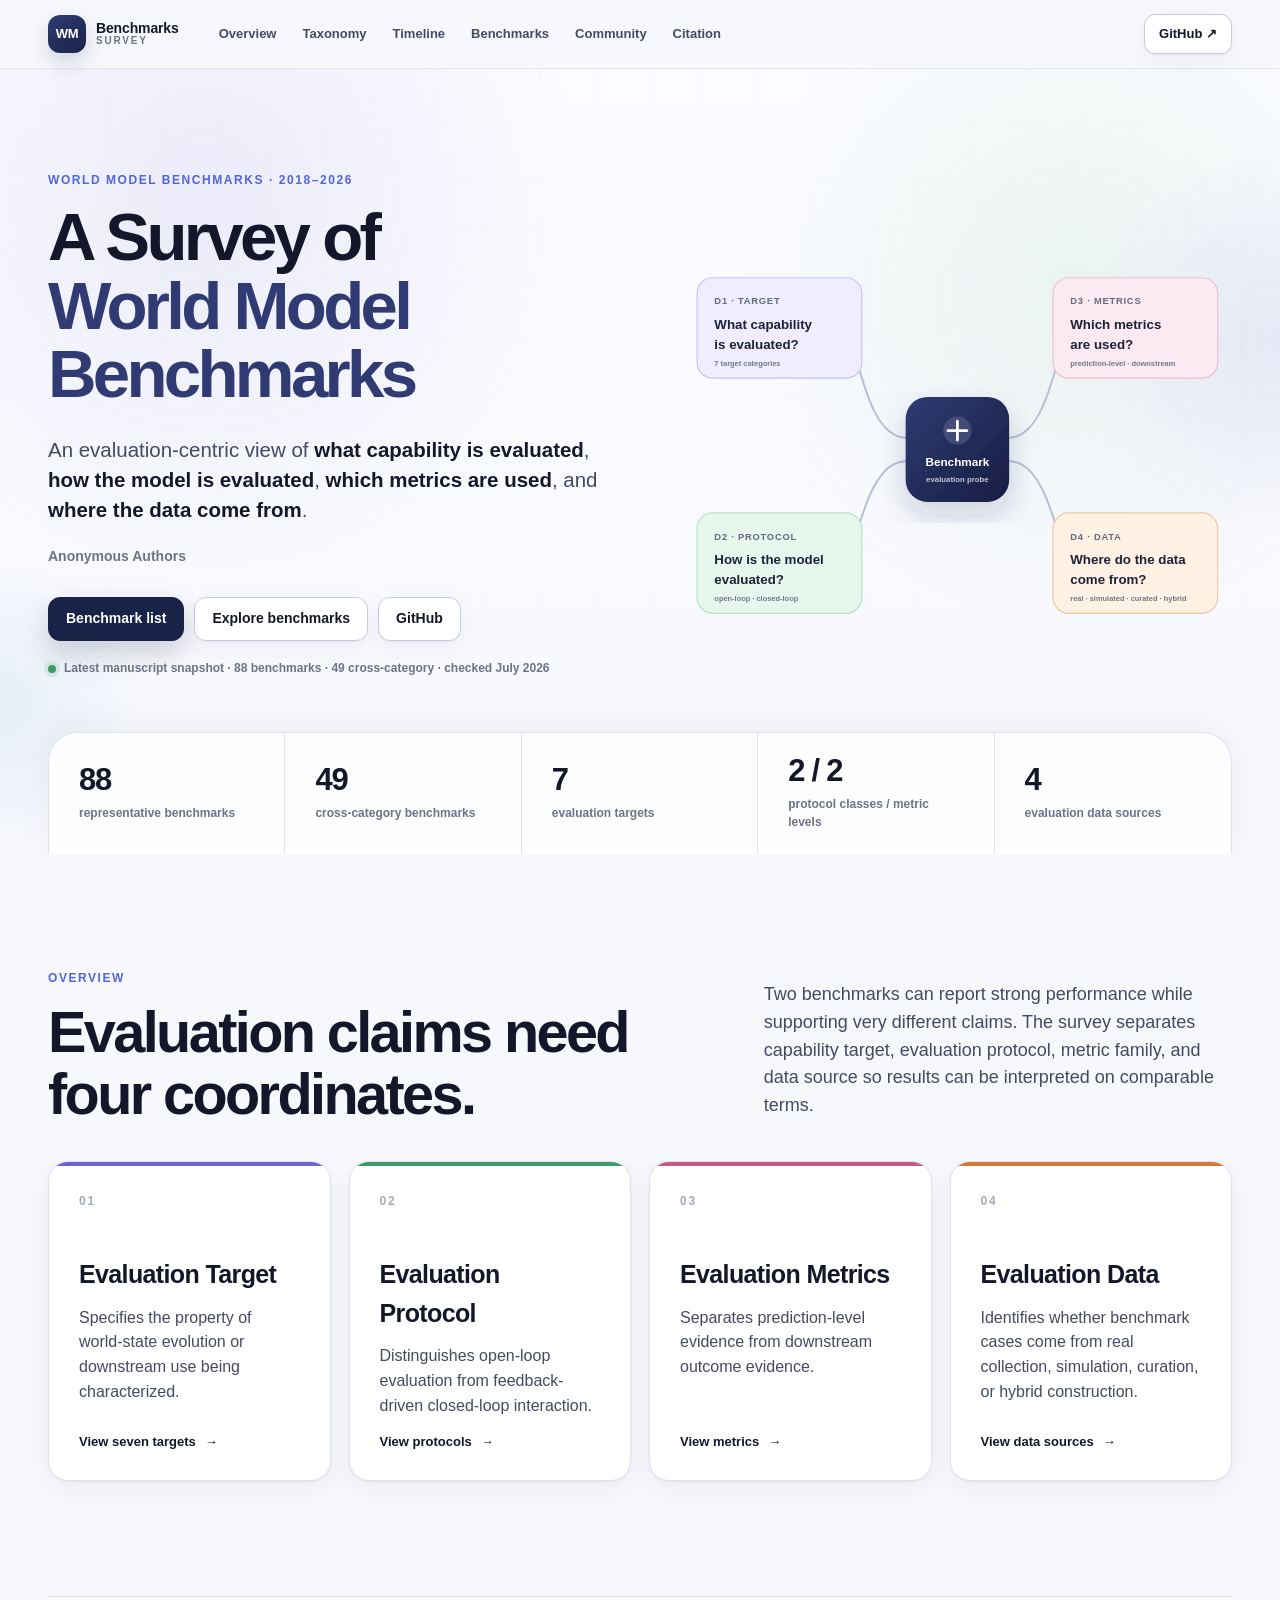
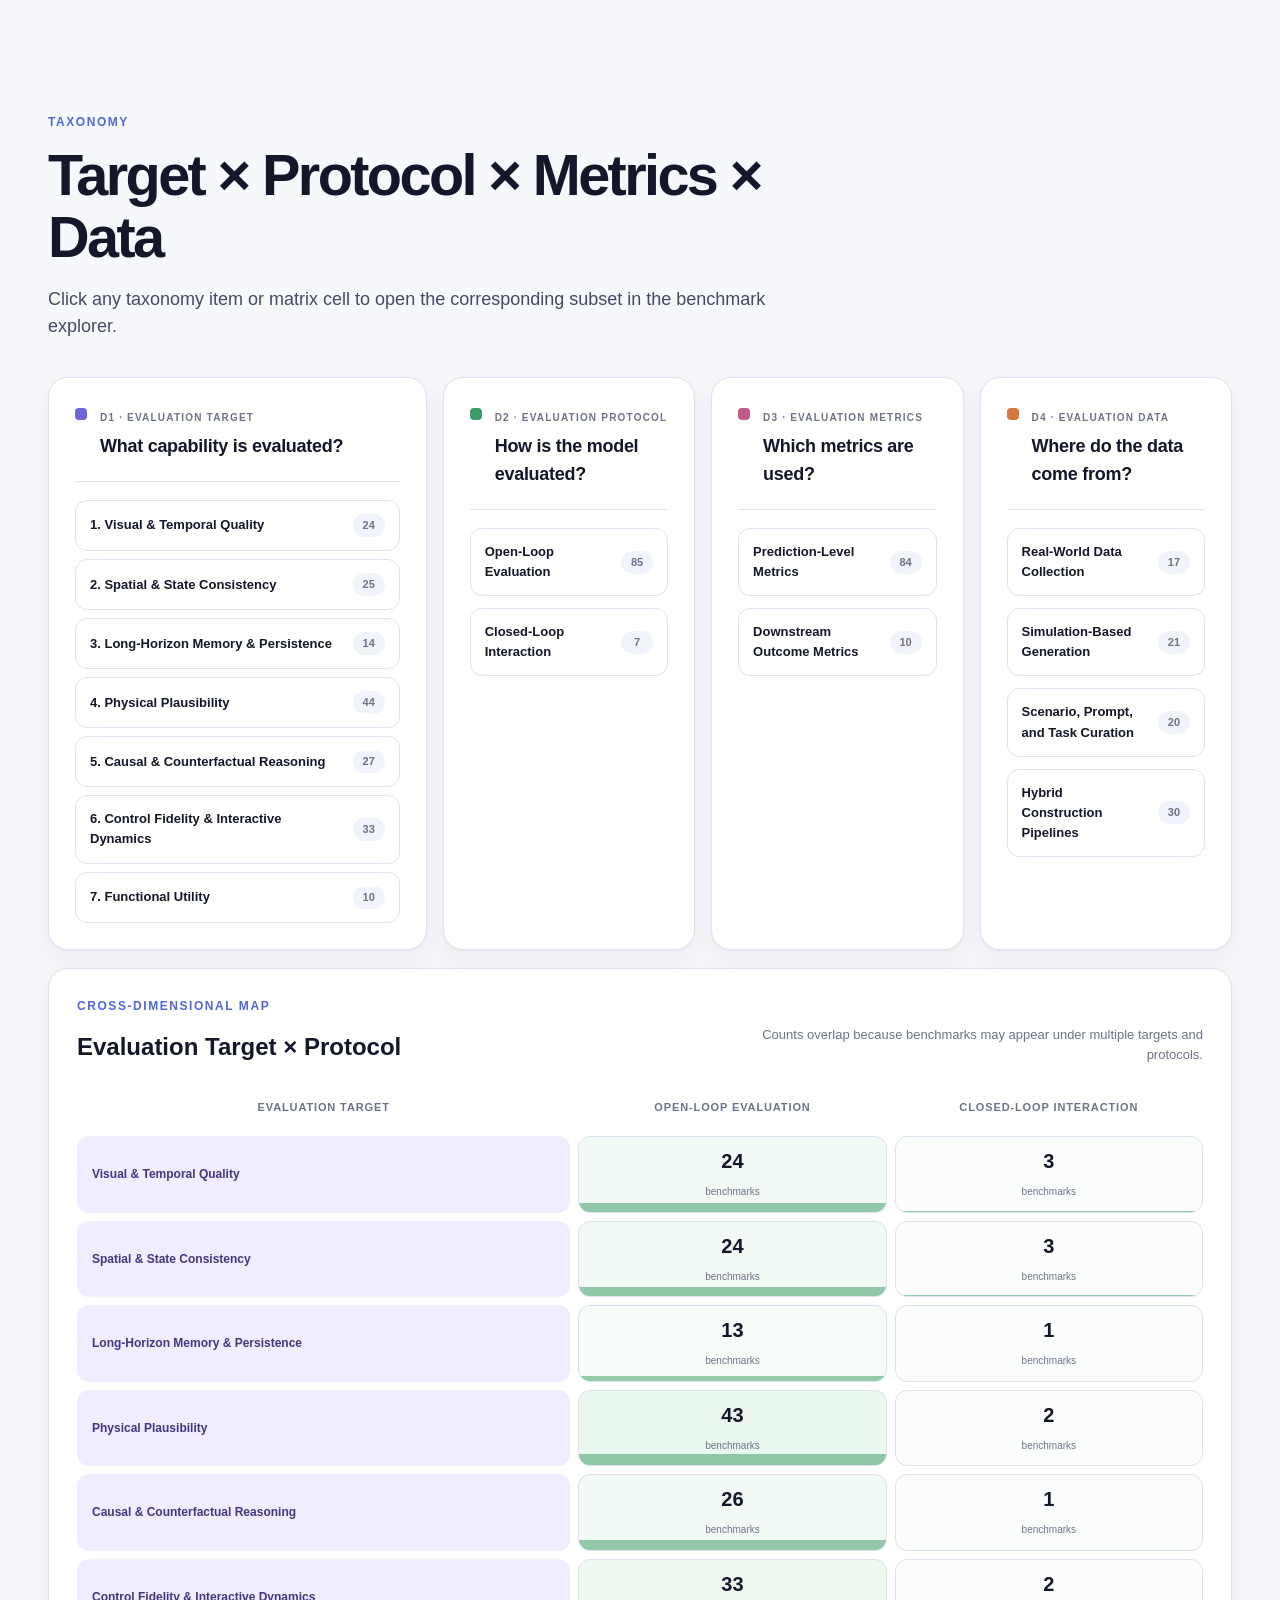
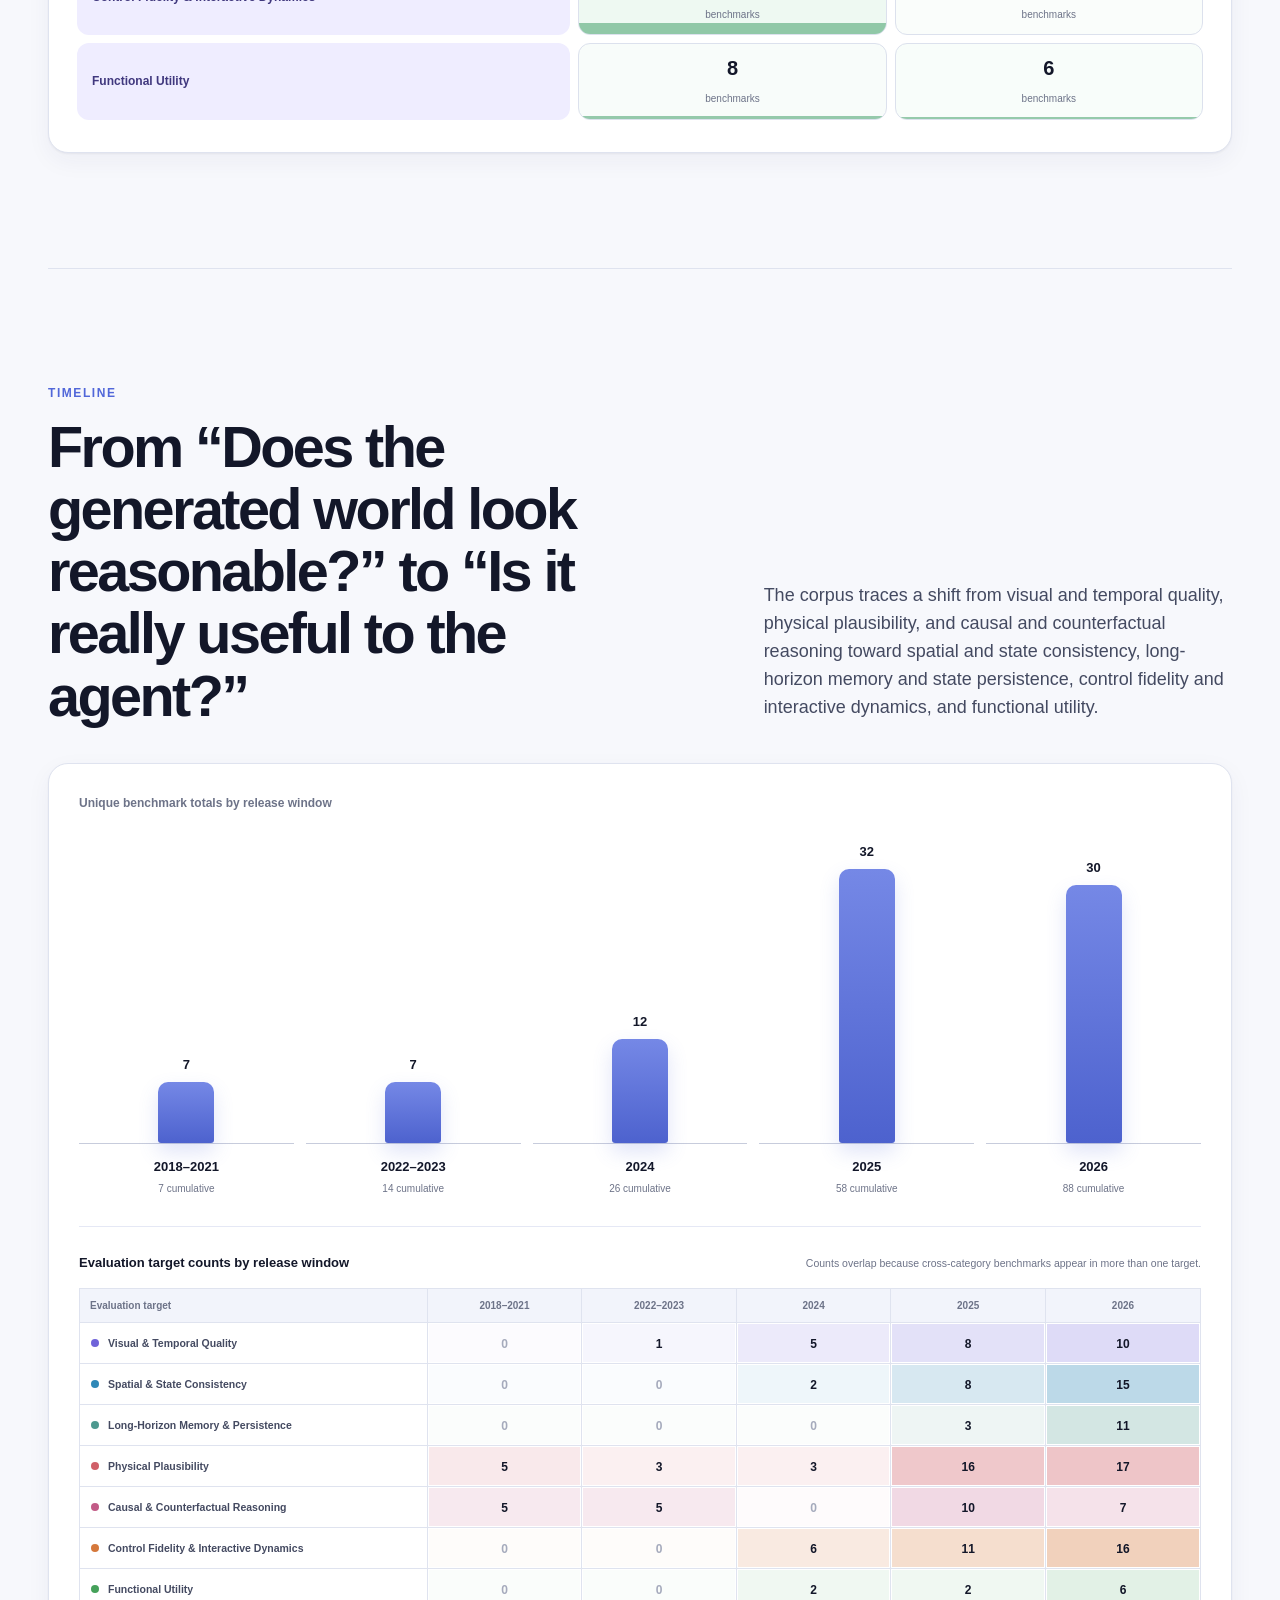
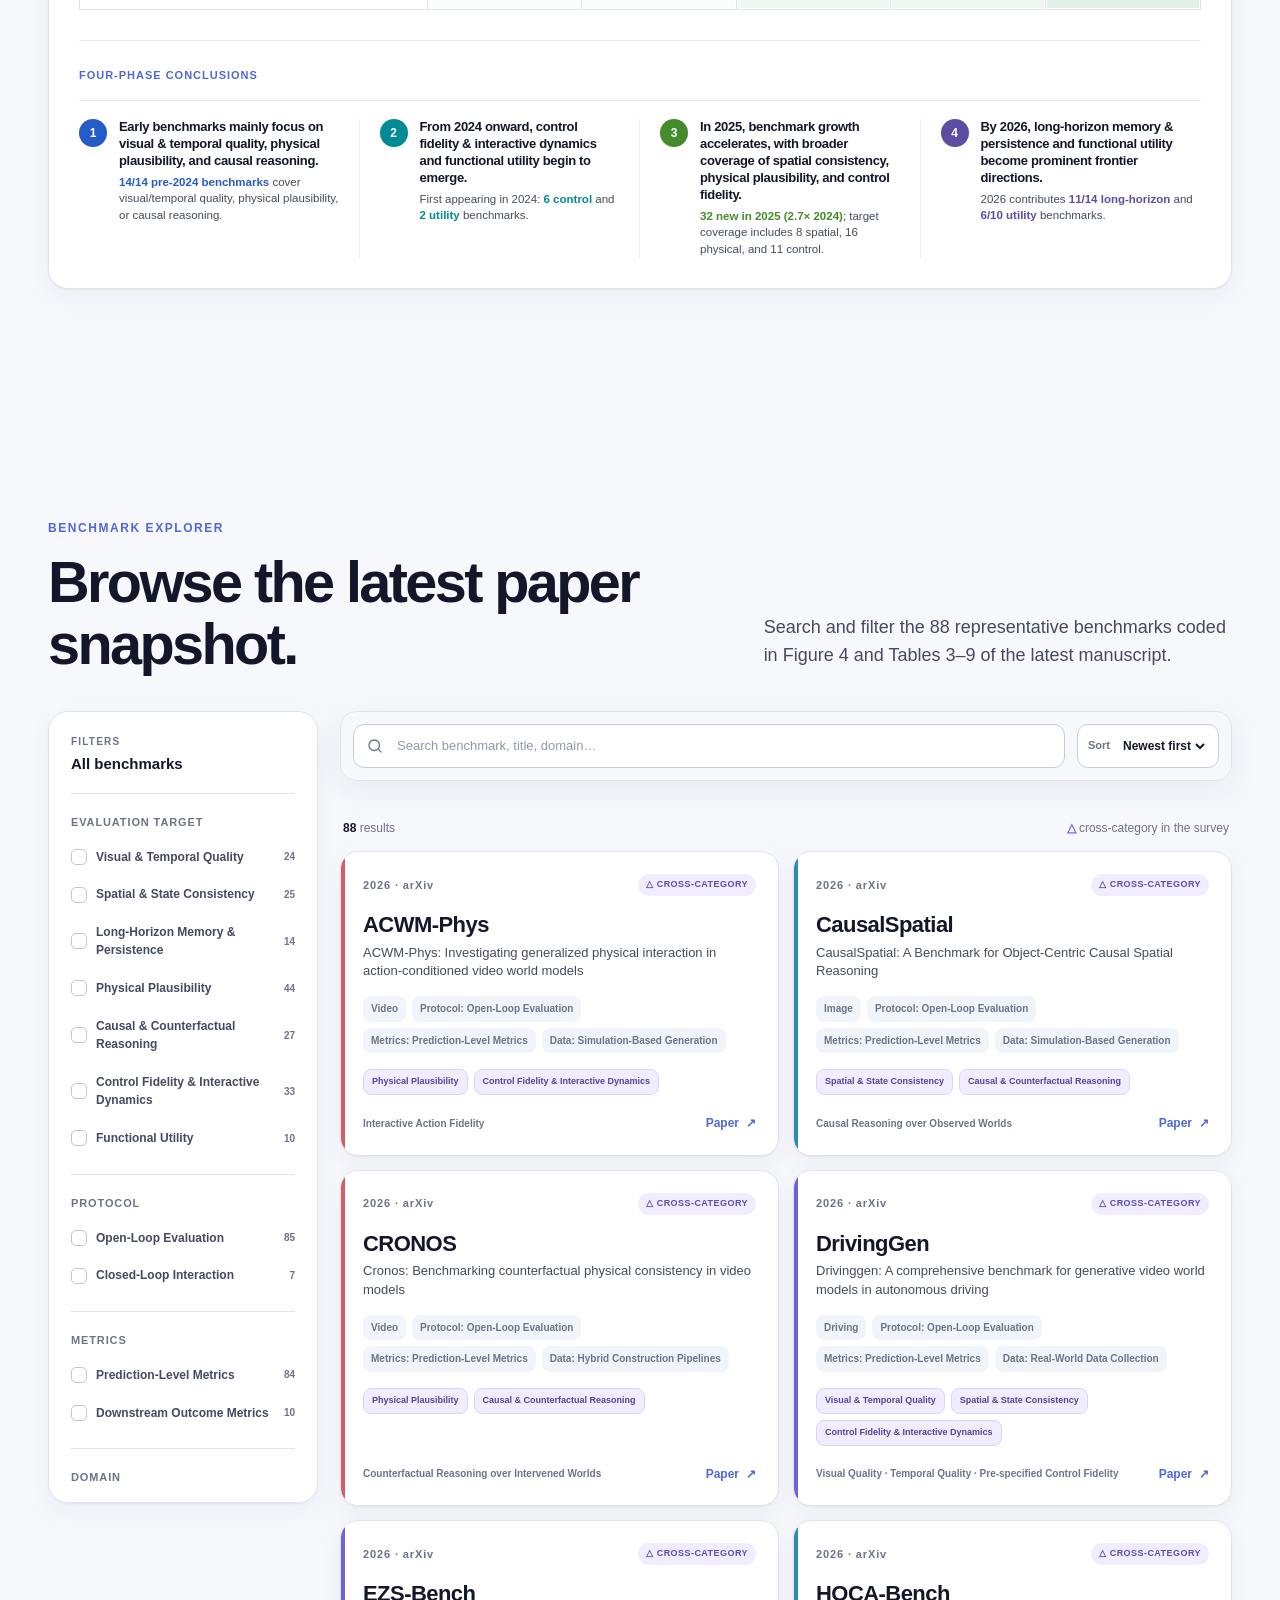
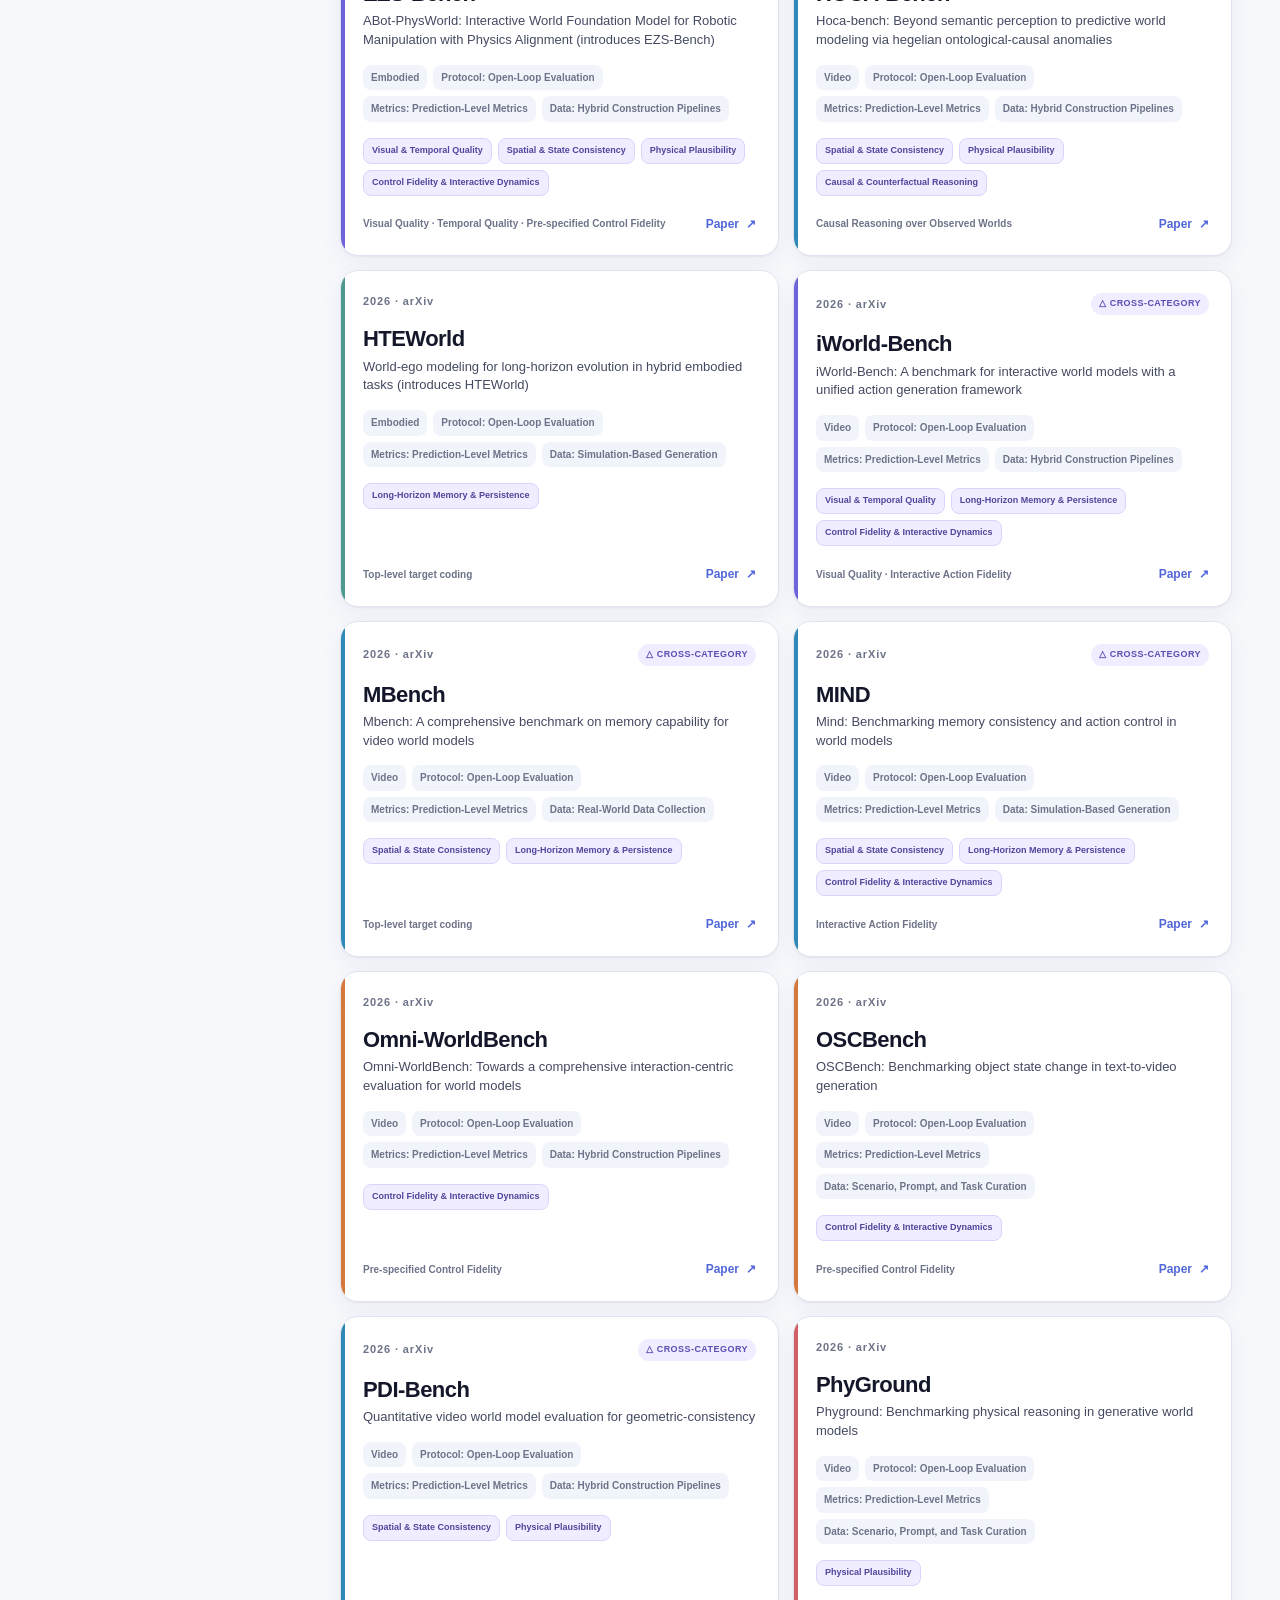
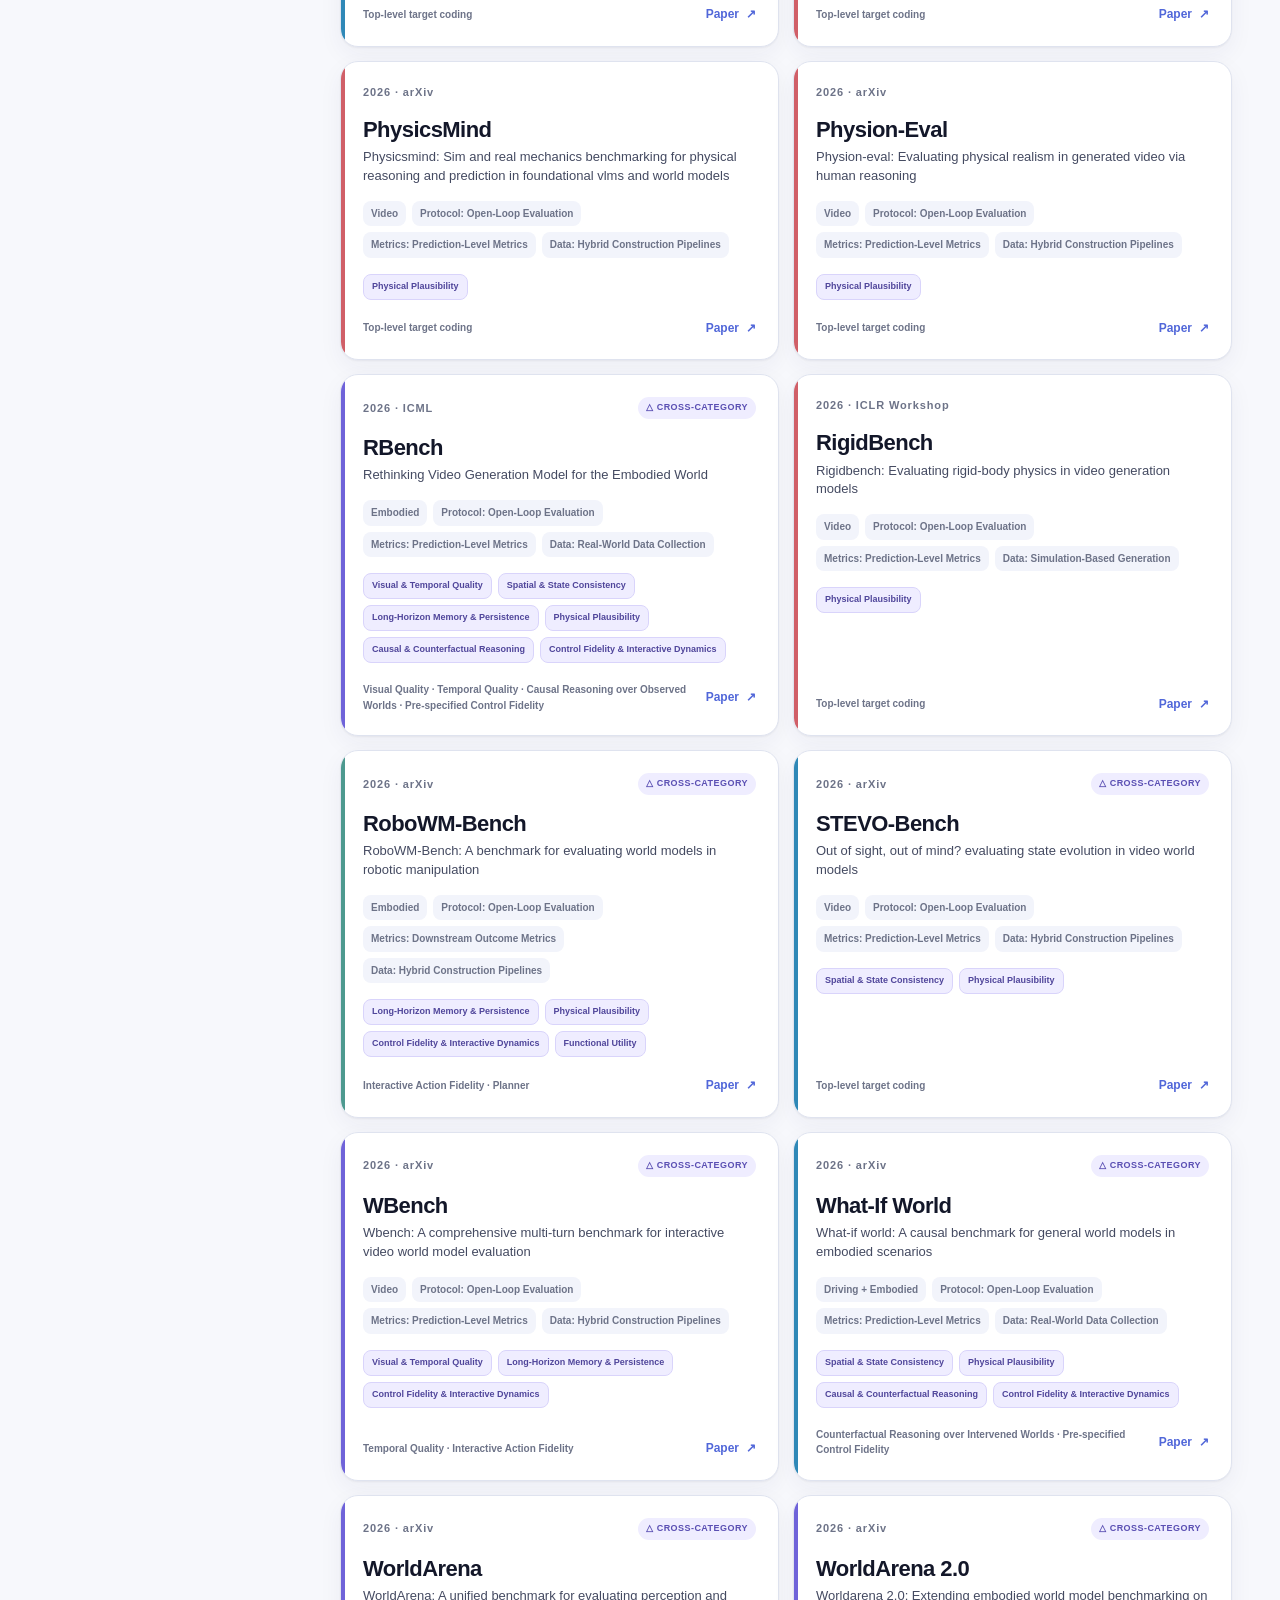
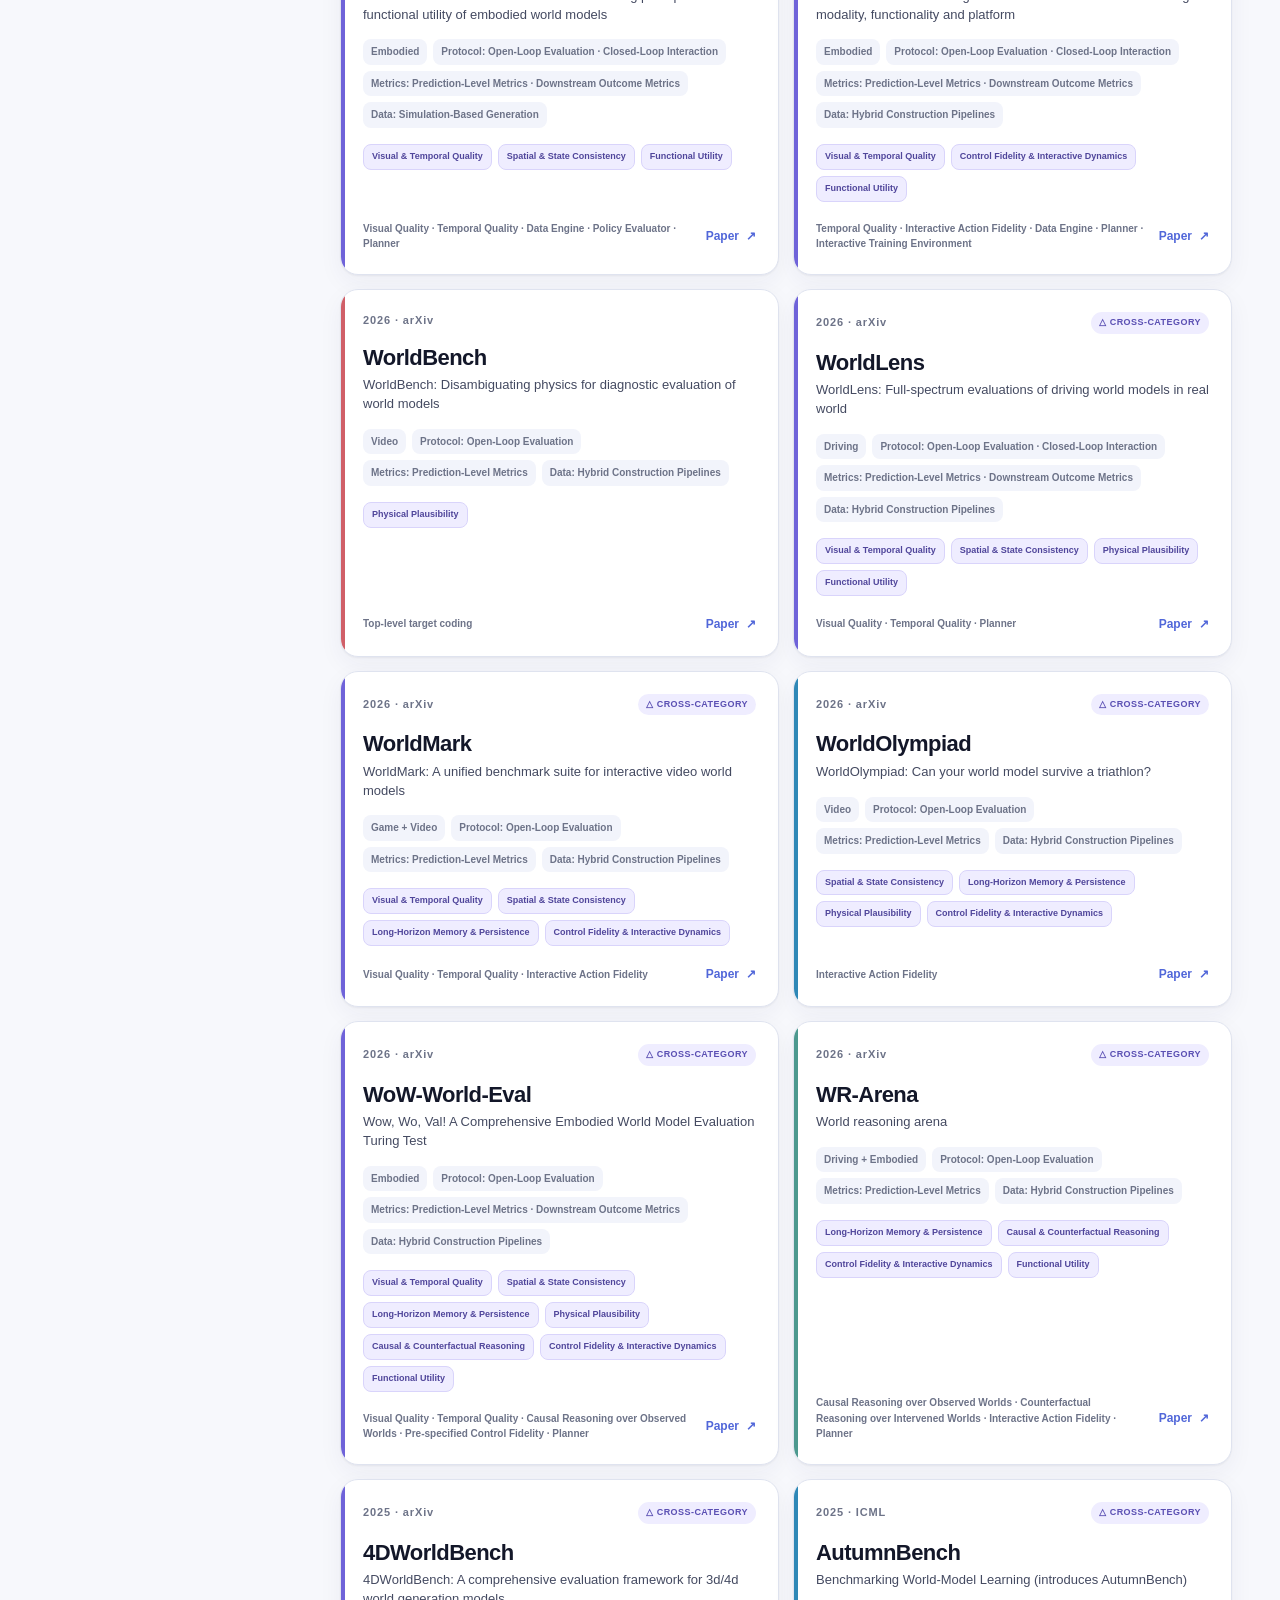
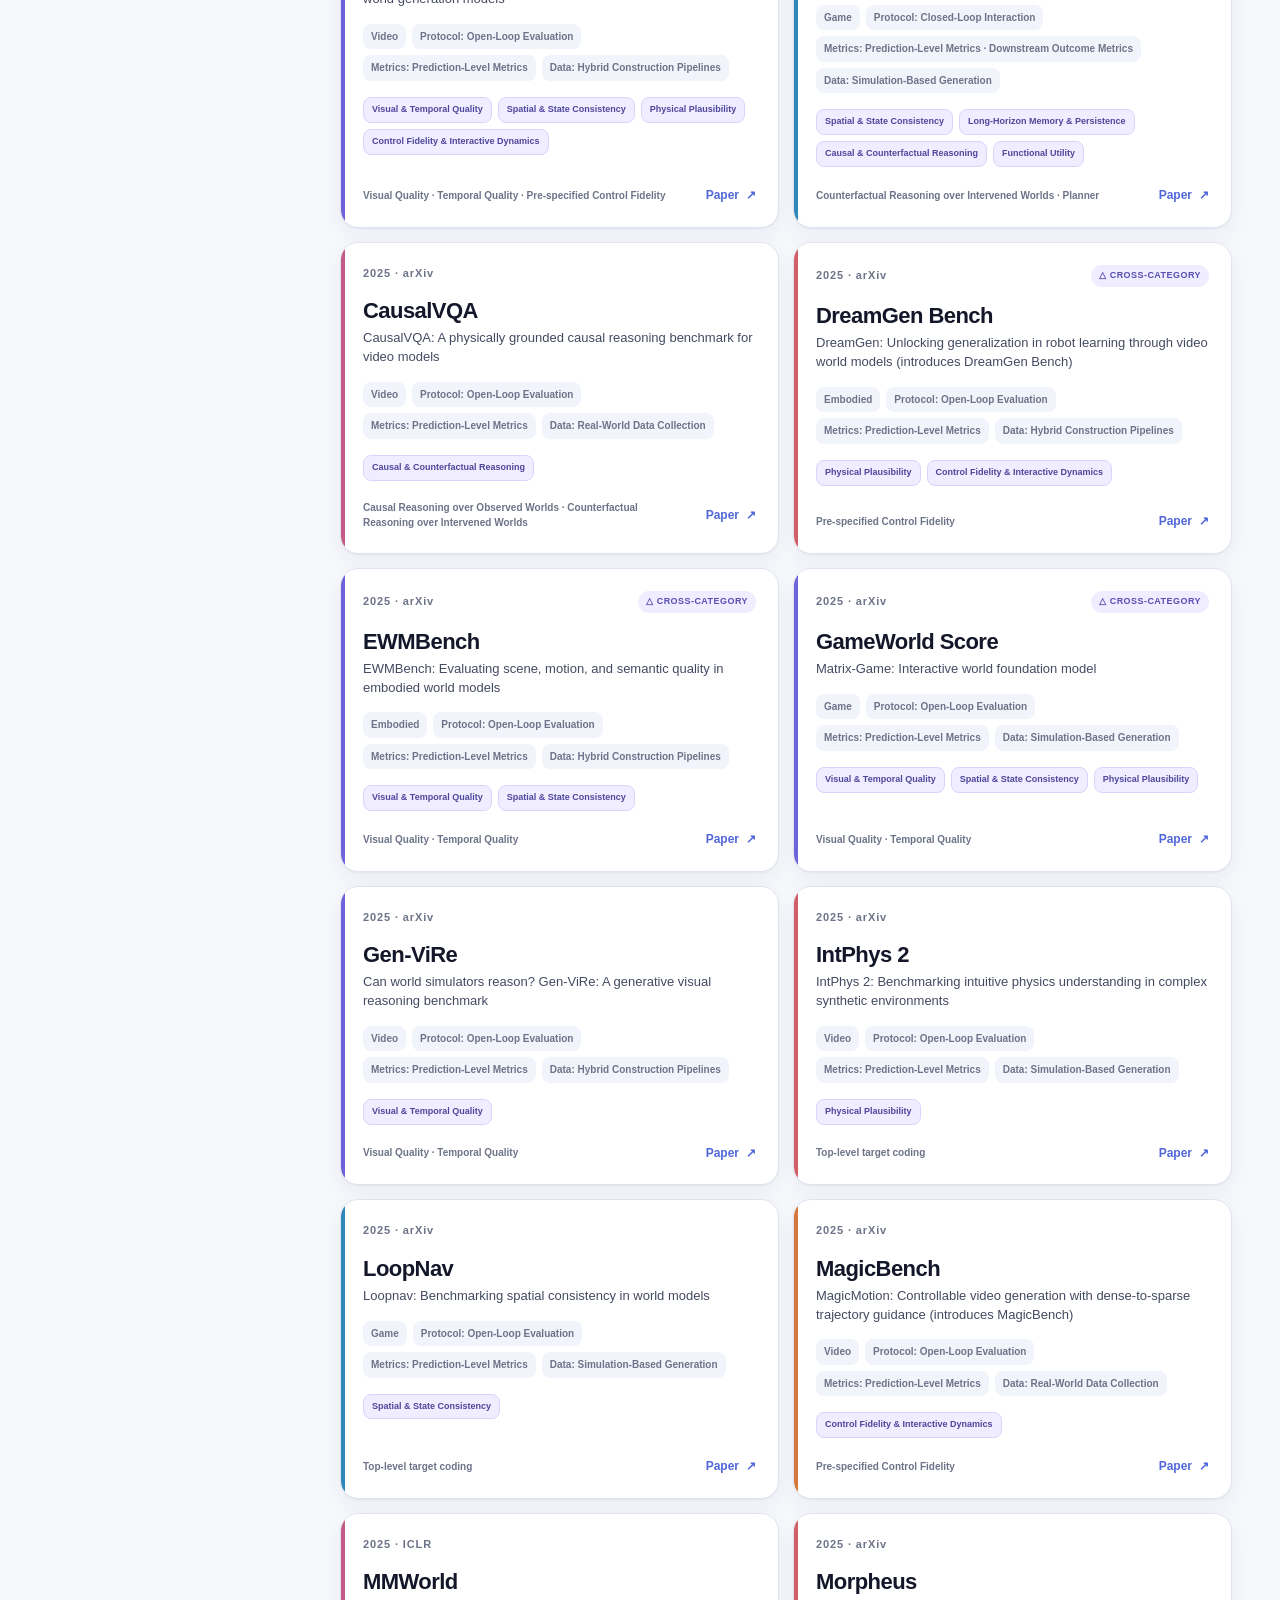
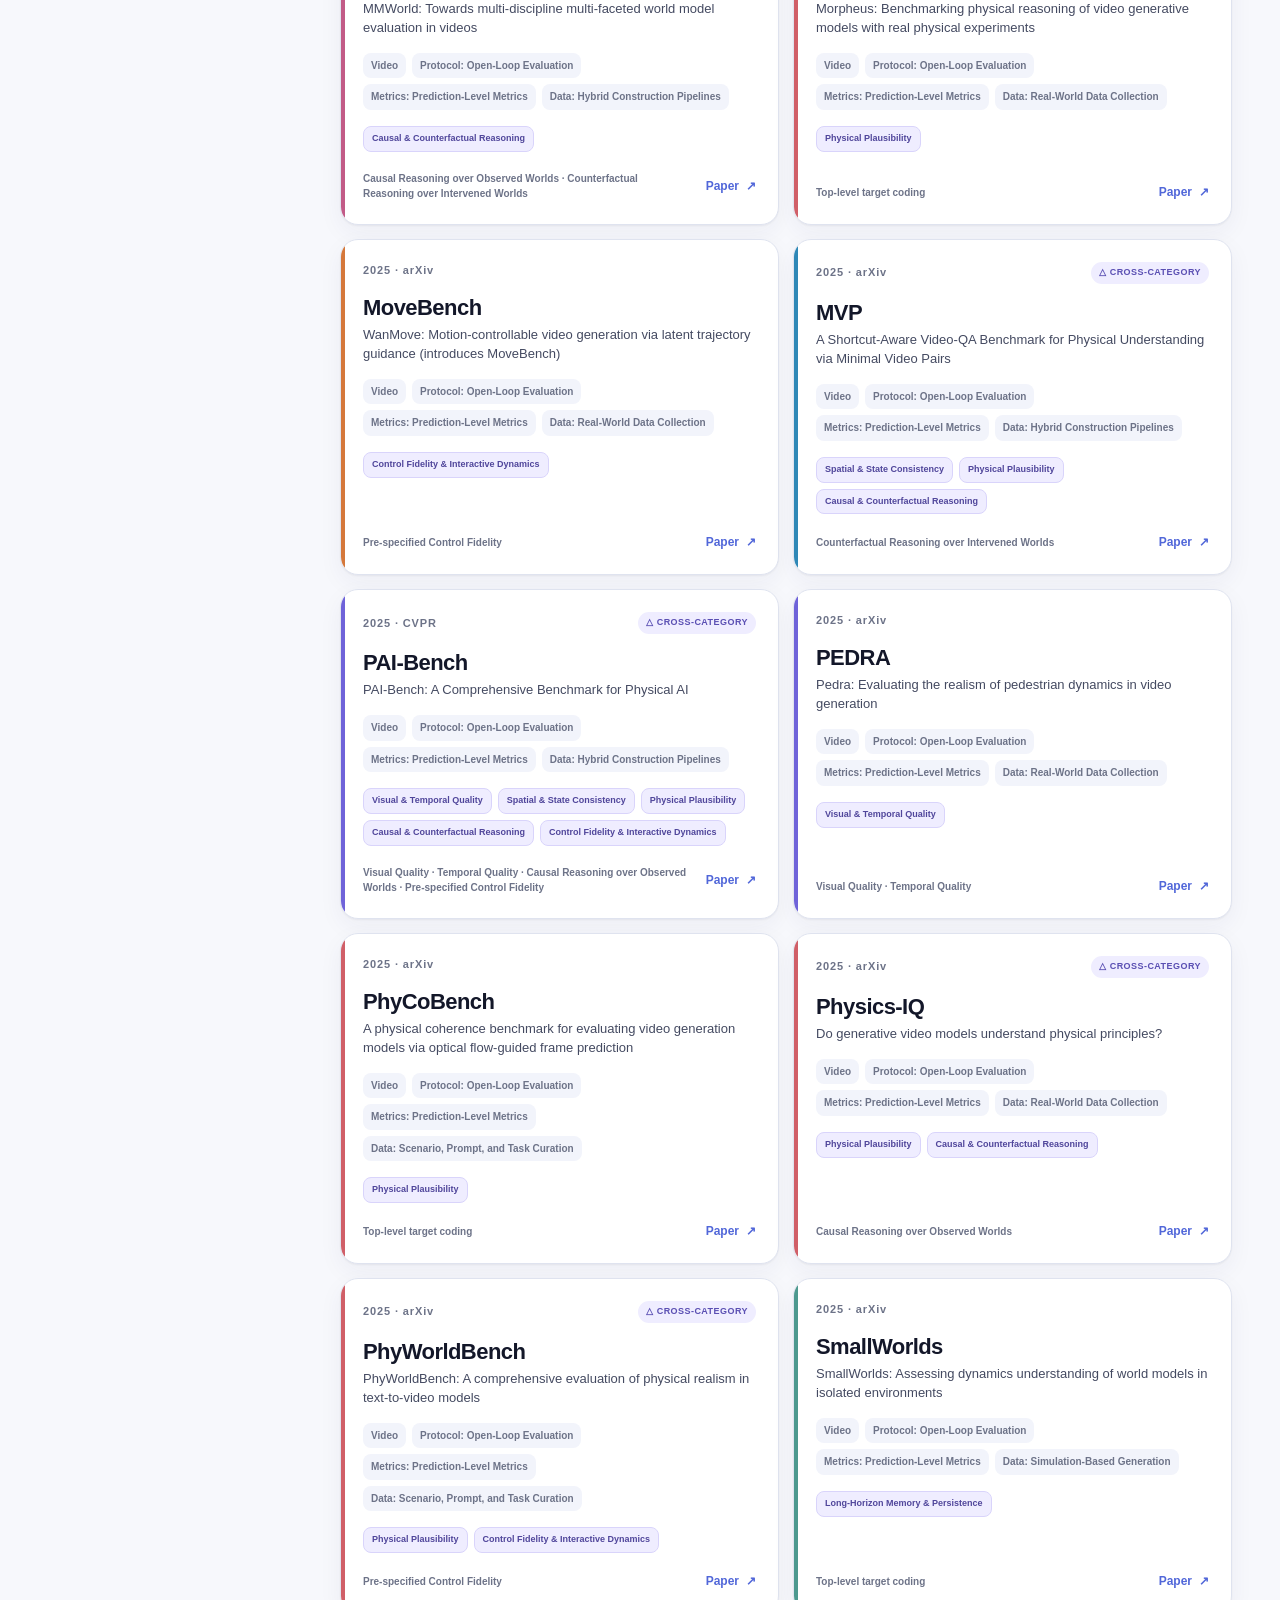
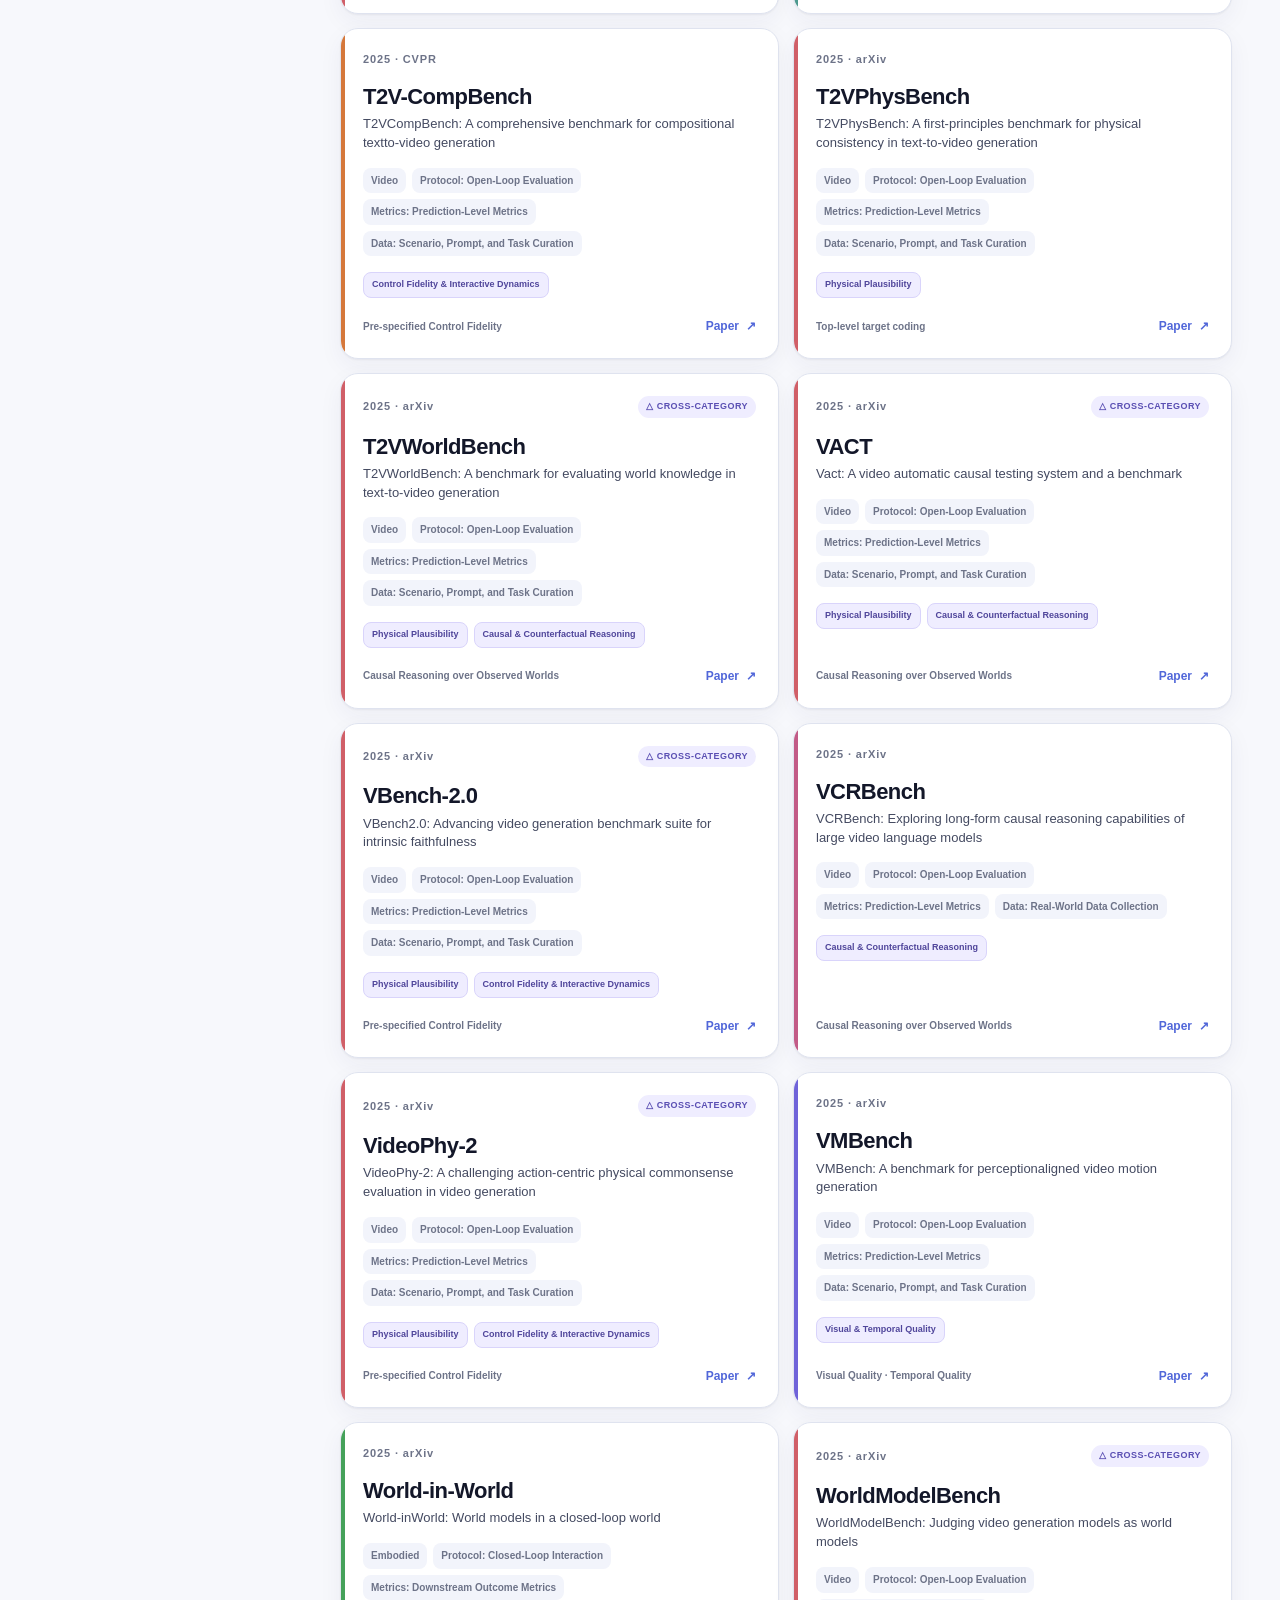
<file: docs/index.html>
<!doctype html>
<html lang="en">
<head>
  <meta charset="utf-8">
  <meta name="viewport" content="width=device-width, initial-scale=1">
  <title>A Survey of World Model Benchmarks</title>
  <meta name="description" content="An interactive project page and benchmark explorer for A Survey of World Model Benchmarks, organized by Evaluation Target, Evaluation Protocol, Evaluation Metrics, and Evaluation Data.">
  <meta name="theme-color" content="#f8f9ff">
  <link rel="canonical" href="https://axbhb.github.io/world-model-evaluation-survey/">
  <link rel="icon" href="assets/favicon.svg" type="image/svg+xml">
  <link rel="stylesheet" href="assets/styles.css">
  <meta property="og:type" content="website">
  <meta property="og:site_name" content="World Model Benchmarks Survey">
  <meta property="og:title" content="A Survey of World Model Benchmarks">
  <meta property="og:description" content="Explore 88 world-model benchmarks through the Target–Protocol–Metrics–Data taxonomy.">
  <meta property="og:url" content="https://axbhb.github.io/world-model-evaluation-survey/">
  <meta property="og:image" content="https://axbhb.github.io/world-model-evaluation-survey/assets/social-preview.svg">
  <meta name="twitter:card" content="summary_large_image">
  <meta name="twitter:title" content="A Survey of World Model Benchmarks">
  <meta name="twitter:description" content="An interactive benchmark-centric map of world-model evaluation across target, protocol, metrics, and data.">
  <meta name="twitter:image" content="https://axbhb.github.io/world-model-evaluation-survey/assets/social-preview.svg">
  <script type="application/ld+json">
  {
    "@context": "https://schema.org",
    "@type": "ScholarlyArticle",
    "name": "A Survey of World Model Benchmarks",
    "headline": "A Survey of World Model Benchmarks",
    "description": "An evaluation-centric survey of world model benchmarks organized by Evaluation Target, Evaluation Protocol, Evaluation Metrics, and Evaluation Data.",
    "datePublished": "2026",
    "inLanguage": "en",
    "isAccessibleForFree": true,
    "url": "https://axbhb.github.io/world-model-evaluation-survey/",
    "image": "https://axbhb.github.io/world-model-evaluation-survey/assets/social-preview.svg",
    "author": {"@type": "Organization", "name": "Anonymous Authors"},
    "keywords": ["world models", "benchmark evaluation", "evaluation metrics", "evaluation data", "video generation", "embodied AI", "interactive evaluation"]
  }
  </script>
</head>
<body>
  <a class="skip-link" href="#benchmarks">Skip to benchmark explorer</a>

  <header class="site-header" id="top">
    <div class="nav-shell">
      <a class="brand" href="#top" aria-label="World Model Benchmarks Survey home">
        <span class="brand-mark" aria-hidden="true">WM</span>
        <span class="brand-copy"><strong>Benchmarks</strong><small>Survey</small></span>
      </a>
      <nav class="primary-nav" aria-label="Main navigation">
        <a href="#overview">Overview</a>
        <a href="#taxonomy">Taxonomy</a>
        <a href="#timeline">Timeline</a>
        <a href="#benchmarks">Benchmarks</a>
        <a href="#community">Community</a>
        <a href="#citation">Citation</a>
      </nav>
      <a class="nav-github" href="https://github.com/axbhb/world-model-evaluation-survey" target="_blank" rel="noreferrer">GitHub <span aria-hidden="true">↗</span></a>
    </div>
  </header>

  <main>
    <section class="hero" aria-labelledby="hero-title">
      <div class="hero-orb hero-orb-a" aria-hidden="true"></div>
      <div class="hero-orb hero-orb-b" aria-hidden="true"></div>
      <div class="hero-grid">
        <div class="hero-copy">
          <p class="eyebrow">World Model Benchmarks · 2018–2026</p>
          <h1 id="hero-title">A Survey of<br><span>World Model Benchmarks</span></h1>
          <p class="hero-lead">An evaluation-centric view of <strong>what capability is evaluated</strong>, <strong>how the model is evaluated</strong>, <strong>which metrics are used</strong>, and <strong>where the data come from</strong>.</p>
          <p class="authors">Anonymous Authors</p>
          <div class="hero-actions">
            <a class="button button-primary" href="https://github.com/axbhb/world-model-evaluation-survey/blob/main/Readme.md" target="_blank" rel="noreferrer">Benchmark list</a>
            <a class="button" href="#benchmarks">Explore benchmarks</a>
            <a class="button" href="https://github.com/axbhb/world-model-evaluation-survey" target="_blank" rel="noreferrer">GitHub</a>
          </div>
          <div class="snapshot-note"><span class="status-dot"></span> Latest manuscript snapshot · 88 benchmarks · 49 cross-category · checked July 2026</div>
        </div>

        <div class="hero-visual" aria-label="Target, protocol, metrics, and data framework illustration">
          <svg viewBox="0 0 700 560" role="img" aria-labelledby="hero-viz-title hero-viz-desc">
            <title id="hero-viz-title">Four-dimensional taxonomy for world-model evaluation</title>
            <desc id="hero-viz-desc">A world-model benchmark is characterized by evaluation target, evaluation protocol, evaluation metrics, and evaluation data.</desc>
            <defs>
              <linearGradient id="coreGradient" x1="0" y1="0" x2="1" y2="1">
                <stop offset="0" stop-color="#303b73"/>
                <stop offset="1" stop-color="#161d42"/>
              </linearGradient>
              <filter id="shadow" x="-20%" y="-20%" width="140%" height="140%">
                <feDropShadow dx="0" dy="16" stdDeviation="18" flood-color="#25305f" flood-opacity=".18"/>
              </filter>
            </defs>
            <g class="viz-lines" fill="none" stroke-linecap="round">
              <path d="M284 270 C230 270 220 130 205 130"/>
              <path d="M284 300 C230 300 220 430 205 430"/>
              <path d="M416 270 C470 270 480 130 495 130"/>
              <path d="M416 300 C470 300 480 430 495 430"/>
            </g>
            <g class="viz-node target-node" transform="translate(18 66)">
              <rect width="210" height="128" rx="20"/>
              <text x="22" y="34" class="viz-kicker">D1 · TARGET</text>
              <text x="22" y="65" class="viz-title">What capability</text>
              <text x="22" y="91" class="viz-title">is evaluated?</text>
              <text x="22" y="112" class="viz-caption">7 target categories</text>
            </g>
            <g class="viz-node protocol-node" transform="translate(18 366)">
              <rect width="210" height="128" rx="20"/>
              <text x="22" y="34" class="viz-kicker">D2 · PROTOCOL</text>
              <text x="22" y="65" class="viz-title">How is the model</text>
              <text x="22" y="91" class="viz-title">evaluated?</text>
              <text x="22" y="112" class="viz-caption">OL · CL</text>
            </g>
            <g class="viz-node metrics-node" transform="translate(472 66)">
              <rect width="210" height="128" rx="20"/>
              <text x="22" y="34" class="viz-kicker">D3 · METRICS</text>
              <text x="22" y="65" class="viz-title">Which metrics</text>
              <text x="22" y="91" class="viz-title">are used?</text>
              <text x="22" y="112" class="viz-caption">prediction-level · downstream</text>
            </g>
            <g class="viz-node data-node" transform="translate(472 366)">
              <rect width="210" height="128" rx="20"/>
              <text x="22" y="34" class="viz-kicker">D4 · DATA</text>
              <text x="22" y="65" class="viz-title">Where do the data</text>
              <text x="22" y="91" class="viz-title">come from?</text>
              <text x="22" y="112" class="viz-caption">real · simulated · curated · hybrid</text>
            </g>
            <g filter="url(#shadow)" transform="translate(284 218)">
              <rect width="132" height="134" rx="28" fill="url(#coreGradient)"/>
              <circle cx="66" cy="43" r="18" fill="#fff" fill-opacity=".14"/>
              <path d="M54 43h24M66 31v24" stroke="#fff" stroke-width="3.5" stroke-linecap="round"/>
              <text x="66" y="88" text-anchor="middle" class="core-title">Benchmark</text>
              <text x="66" y="108" text-anchor="middle" class="core-sub">evaluation probe</text>
            </g>
          </svg>
        </div>
      </div>
      <div class="stat-strip" aria-label="Survey statistics"><div><strong id="stat-total">88</strong><span>representative benchmarks</span></div><div><strong id="stat-cross">49</strong><span>cross-category benchmarks</span></div><div><strong>7</strong><span>evaluation targets</span></div><div><strong>2 / 2</strong><span>protocol classes / metric levels</span></div><div><strong>4</strong><span>evaluation data sources</span></div></div></section>

    <section class="section" id="overview">
      <div class="section-heading split-heading">
        <div>
          <p class="eyebrow">Overview</p>
          <h2>Evaluation claims need four coordinates.</h2>
        </div>
        <p>Two benchmarks can report strong performance while supporting very different claims. The survey separates capability target, evaluation protocol, metric family, and data source so results can be interpreted on comparable terms.</p>
      </div>
      <div class="principle-grid">
        <article class="principle-card target-card">
          <span class="card-index">01</span>
          <h3>Evaluation Target</h3>
          <p>Specifies the property of world-state evolution or downstream use being characterized.</p>
          <button class="text-action taxonomy-jump" data-scroll-target="taxonomy-targets">View seven targets <span>→</span></button>
        </article>
        <article class="principle-card protocol-card">
          <span class="card-index">02</span>
          <h3>Evaluation Protocol</h3>
          <p>Distinguishes open-loop evaluation from feedback-driven closed-loop interaction.</p>
          <button class="text-action taxonomy-jump" data-scroll-target="taxonomy-protocols">View protocols <span>→</span></button>
        </article>
        <article class="principle-card metrics-card">
          <span class="card-index">03</span>
          <h3>Evaluation Metrics</h3>
          <p>Separates prediction-level evidence from downstream outcome evidence.</p>
          <button class="text-action taxonomy-jump" data-scroll-target="taxonomy-metrics">View metrics <span>→</span></button>
        </article>
        <article class="principle-card data-card">
          <span class="card-index">04</span>
          <h3>Evaluation Data</h3>
          <p>Identifies whether benchmark cases come from real collection, simulation, curation, or hybrid construction.</p>
          <button class="text-action taxonomy-jump" data-scroll-target="taxonomy-data">View data sources <span>→</span></button>
        </article>
      </div>
    </section>

    <section class="section taxonomy-section" id="taxonomy">
      <div class="section-heading">
        <p class="eyebrow">Taxonomy</p>
        <h2>Target × Protocol × Metrics × Data</h2>
        <p>Click any taxonomy item or matrix cell to open the corresponding subset in the benchmark explorer.</p>
      </div>

      <div class="taxonomy-layout">
        <div class="taxonomy-panel" id="taxonomy-targets">
          <div class="panel-heading"><span class="dimension-dot target-dot"></span><div><small>D1 · Evaluation Target</small><h3>What capability is evaluated?</h3></div></div>
          <div class="taxonomy-options" id="target-shortcuts"></div>
        </div>
        <div class="taxonomy-panel compact-panel" id="taxonomy-protocols">
          <div class="panel-heading"><span class="dimension-dot protocol-dot"></span><div><small>D2 · Evaluation Protocol</small><h3>How is the model evaluated?</h3></div></div>
          <div class="taxonomy-options" id="protocol-shortcuts"></div>
        </div>
        <div class="taxonomy-panel compact-panel" id="taxonomy-metrics">
          <div class="panel-heading"><span class="dimension-dot metrics-dot"></span><div><small>D3 · Evaluation Metrics</small><h3>Which metrics are used?</h3></div></div>
          <div class="taxonomy-options" id="metrics-shortcuts"></div>
        </div>
        <div class="taxonomy-panel compact-panel" id="taxonomy-data">
          <div class="panel-heading"><span class="dimension-dot data-dot"></span><div><small>D4 · Evaluation Data</small><h3>Where do the data come from?</h3></div></div>
          <div class="taxonomy-options" id="data-shortcuts"></div>
        </div>
      </div>

      <div class="matrix-shell">
        <div class="matrix-heading">
          <div><p class="eyebrow">Cross-dimensional map</p><h3>Evaluation Target × Protocol</h3></div>
          <p>Counts overlap because benchmarks may appear under multiple targets and protocols.</p>
        </div>
        <div class="matrix-scroll"><div id="taxonomy-matrix" class="matrix" aria-live="polite"></div></div>
      </div>
    </section>

    <section class="section timeline-section" id="timeline">
      <div class="section-heading split-heading">
        <div>
          <p class="eyebrow">Timeline</p>
          <h2>From &ldquo;Does the generated world look reasonable?&rdquo; to &ldquo;Is it really useful to the agent?&rdquo;</h2>
        </div>
        <p>
          The corpus traces a shift from visual and temporal quality, physical plausibility,
          and causal and counterfactual reasoning toward spatial and state consistency,
          long-horizon memory and state persistence, control fidelity and interactive dynamics,
          and functional utility.
        </p>
      </div>

      <div class="timeline-shell">
        <div class="timeline-toolbar">
          <span>Unique benchmark totals by release window</span>
          <button id="clear-year" class="small-button" type="button" hidden>Clear period filter</button>
        </div>

      <div class="timeline-detail">
        <div id="timeline-chart" class="timeline-chart" aria-label="Unique benchmark totals by release window"></div>
      </div>

      <div class="timeline-target-summary" aria-labelledby="timeline-target-summary-title">
        <div class="timeline-target-summary-heading">
          <h3 id="timeline-target-summary-title">Evaluation target counts by release window</h3>
          <p>Counts overlap because cross-category benchmarks appear in more than one target.</p>
        </div>
        <div id="timeline-target-matrix" class="timeline-target-scroll" aria-live="polite"></div>
      </div>

      <aside class="timeline-analysis" aria-label="Four-phase conclusions">
        <p class="timeline-analysis-title">Four-phase conclusions</p>

        <ol class="timeline-insights">
          <li class="timeline-insight">
            <span class="timeline-stage-number" aria-hidden="true">1</span>
            <div>
              <h3>Early benchmarks mainly focus on visual &amp; temporal quality, physical plausibility, and causal reasoning.</h3>
              <p><strong>14/14 pre-2024 benchmarks</strong> cover visual/temporal quality, physical plausibility, or causal reasoning.</p>
            </div>
          </li>
          <li class="timeline-insight">
            <span class="timeline-stage-number" aria-hidden="true">2</span>
            <div>
              <h3>From 2024 onward, control fidelity &amp; interactive dynamics and functional utility begin to emerge.</h3>
              <p>First appearing in 2024: <strong>6 control</strong> and <strong>2 utility</strong> benchmarks.</p>
            </div>
          </li>
          <li class="timeline-insight">
            <span class="timeline-stage-number" aria-hidden="true">3</span>
            <div>
              <h3>In 2025, benchmark growth accelerates, with broader coverage of spatial consistency, physical plausibility, and control fidelity.</h3>
              <p><strong>32 new in 2025 (2.7× 2024)</strong>; target coverage includes 8 spatial, 16 physical, and 11 control.</p>
            </div>
          </li>
          <li class="timeline-insight">
            <span class="timeline-stage-number" aria-hidden="true">4</span>
            <div>
              <h3>By 2026, long-horizon memory &amp; persistence and functional utility become prominent frontier directions.</h3>
              <p>2026 contributes <strong>11/14 long-horizon</strong> and <strong>6/10 utility</strong> benchmarks.</p>
            </div>
          </li>
        </ol>
      </aside>
    </div>
  </section>

    <section class="section benchmark-section" id="benchmarks">
      <div class="section-heading split-heading benchmark-heading">
        <div><p class="eyebrow">Benchmark Explorer</p><h2>Browse the latest paper snapshot.</h2></div>
        <p>Search and filter the 88 representative benchmarks coded in Figure 4 and Tables 3–9 of the latest manuscript.</p>
      </div>

      <div class="explorer-shell">
        <aside class="filter-panel" id="filter-panel" aria-label="Benchmark filters">
          <div class="filter-panel-head">
            <div><small>Filters</small><strong id="filter-count-label">All benchmarks</strong></div>
            <button id="close-filters" class="icon-button" type="button" aria-label="Close filters">×</button>
          </div>
          <div class="filter-group">
            <h3>Evaluation target</h3>
            <div class="filter-options" data-filter-group="targets"></div>
          </div>
          <div class="filter-group">
            <h3>Protocol</h3>
            <div class="filter-options" data-filter-group="protocols"></div>
          </div>
          <div class="filter-group">
            <h3>Metrics</h3>
            <div class="filter-options" data-filter-group="metrics"></div>
          </div>
          <div class="filter-group">
            <h3>Domain</h3>
            <div class="filter-options" data-filter-group="domains"></div>
          </div>
          <div class="filter-group">
            <h3>Evaluation data</h3>
            <div class="filter-options" data-filter-group="evaluationData"></div>
          </div>
          <button id="clear-filters" class="button filter-clear" type="button">Clear all filters</button>
        </aside>

        <div class="explorer-main">
          <div class="explorer-toolbar" id="explorer-toolbar">
            <label class="search-box">
              <span class="sr-only">Search benchmarks</span>
              <svg viewBox="0 0 24 24" aria-hidden="true"><circle cx="11" cy="11" r="7"></circle><path d="m16.5 16.5 4 4"></path></svg>
              <input id="benchmark-search" type="search" placeholder="Search benchmark, title, domain…" autocomplete="off">
              <button id="search-clear" type="button" aria-label="Clear search" hidden>×</button>
            </label>
            <button id="open-filters" class="button mobile-filter-button" type="button">Filters <span id="mobile-filter-count">0</span></button>
            <label class="sort-control"><span>Sort</span><select id="benchmark-sort"><option value="recent">Newest first</option><option value="oldest">Oldest first</option><option value="title">Title A–Z</option></select></label>
          </div>
          <div id="active-filters" class="active-filters" aria-live="polite"></div>
          <div class="result-row"><p><strong id="result-count">88</strong> results</p><p class="legend-note"><span class="cross-symbol">△</span> cross-category in the survey</p></div>
          <div id="benchmark-grid" class="benchmark-grid"></div>
          <div id="empty-state" class="empty-state" hidden><h3>No benchmarks match these filters.</h3><p>Try removing one or more filters or changing the search query.</p><button class="button" id="empty-clear" type="button">Reset explorer</button></div>
        </div>
      </div>
      <div id="filter-backdrop" class="filter-backdrop" hidden></div>
    </section>

    <section class="section community-section" id="community">
      <div class="section-heading">
        <p class="eyebrow">Community</p>
        <h2>Help keep the benchmark map current.</h2>
        <p>Suggest a missing benchmark, report a metadata issue, or discuss a taxonomy placement through the project repository.</p>
      </div>
      <div class="community-grid">
        <article>
          <span class="community-icon" aria-hidden="true">＋</span>
          <h3>Suggest a benchmark</h3>
          <p>Share a paper, benchmark suite, project page, and your suggested Target–Protocol–Metrics–Data coding.</p>
          <a href="https://github.com/axbhb/world-model-evaluation-survey/issues/new?title=Benchmark%20suggestion%3A%20&body=Benchmark%20name%3A%0APaper%20URL%3A%0ACode%20URL%3A%0ASuggested%20target%3A%0ASuggested%20protocol%3A%0ASuggested%20metrics%3A%0ASuggested%20data%20source%3A%0A" target="_blank" rel="noreferrer">Open a suggestion <span>↗</span></a>
        </article>
        <article>
          <span class="community-icon" aria-hidden="true">✓</span>
          <h3>Correct metadata</h3>
          <p>Flag an incorrect year, domain, protocol, metric level, data source, title, category, or link.</p>
          <a href="https://github.com/axbhb/world-model-evaluation-survey/issues/new?title=Metadata%20correction%3A%20&body=Benchmark%3A%0AField%20to%20correct%3A%0ACurrent%20value%3A%0AProposed%20value%3A%0ASource%3A%0A" target="_blank" rel="noreferrer">Report a correction <span>↗</span></a>
        </article>
        <article>
          <span class="community-icon" aria-hidden="true">⌘</span>
          <h3>Reuse the taxonomy</h3>
          <p>Download a normalized, machine-readable snapshot aligned with the latest manuscript.</p>
          <button id="download-json" class="community-action" type="button">Download aligned JSON <span>↓</span></button>
        </article>
      </div>
    </section>

    <section class="section citation-section" id="citation">
      <div class="citation-card">
        <div>
          <p class="eyebrow">Citation</p>
          <h2>Cite the survey.</h2>
          <p>The public author list and manuscript identifier can be updated here when the paper is released.</p>
        </div>
        <div class="citation-code-wrap">
          <pre id="citation-code"><code>@article{world_model_benchmarks_survey_2026,
  title   = {A Survey of World Model Benchmarks},
  author  = {Anonymous Authors},
  year    = {2026},
  note    = {Manuscript}
}</code></pre>
          <button id="copy-citation" class="button" type="button">Copy BibTeX</button>
        </div>
      </div>
    </section>
  </main>

  <footer class="site-footer">
    <div><strong>A Survey of World Model Benchmarks</strong><span>Target · Protocol · Metrics · Data</span></div>
    <div class="footer-links"><a href="#top">Back to top</a><a href="https://github.com/axbhb/world-model-evaluation-survey/blob/main/Readme.md" target="_blank" rel="noreferrer">Benchmark list</a><a href="assets/benchmarks.json" target="_blank">Data manifest</a><a href="https://github.com/axbhb/world-model-evaluation-survey" target="_blank" rel="noreferrer">GitHub</a></div>
  </footer>

  <script src="assets/app-v3.js?v=6" defer></script>
</body>
</html>
</file>
<file: docs/assets/styles.css>
@import url("styles/part-1.css");
@import url("styles/part-2.css");
@import url("styles/part-3.css");
@import url("styles/part-4.css");
@import url("styles/part-5.css");
@import url("styles/latest.css");

/*
 * Figure 2 timeline.
 * The analysis is now part of the HTML, so this file deliberately overrides
 * the older JavaScript-injected two-column shell defined in latest.css.
 */
.timeline-shell {
  display: block;
}

.timeline-shell > .timeline-toolbar {
  margin-bottom: 24px;
}

.timeline-detail {
  display: block;
}

/* The manuscript groups releases into five windows rather than nine years. */
.timeline-detail .timeline-chart {
  grid-template-columns: repeat(5, minmax(76px, 1fr));
  min-width: 0;
  min-height: 360px;
}

.timeline-detail .year-column {
  grid-template-rows: 275px auto;
}

.timeline-analysis {
  min-width: 0;
  margin-top: 30px;
  padding: 26px 0 0;
  border: 0;
  border-top: 1px solid rgba(137, 149, 207, .22);
  border-radius: 0;
  background: none;
  box-shadow: none;
}

.timeline-analysis-title {
  margin: 0 0 18px;
  padding: 0 0 16px;
  border-bottom: 1px solid rgba(137, 149, 207, .22);
  color: var(--accent);
  font-size: 11px;
  font-weight: 900;
  letter-spacing: .09em;
  text-transform: uppercase;
}

.timeline-insights {
  display: grid;
  grid-template-columns: repeat(4, minmax(0, 1fr));
  padding: 0;
  margin: 0;
  list-style: none;
}

.timeline-insight {
  --stage-accent: #245bc6;
  display: grid;
  grid-template-columns: 28px minmax(0, 1fr);
  gap: 12px;
  align-items: start;
  padding: 0 20px;
  border-right: 1px solid rgba(137, 149, 207, .17);
  border-bottom: 0;
}

.timeline-insight:nth-child(2) {
  --stage-accent: #008a96;
}

.timeline-insight:nth-child(3) {
  --stage-accent: #468b2b;
}

.timeline-insight:nth-child(4) {
  --stage-accent: #5d4ca4;
}

.timeline-insight:first-child {
  padding-left: 0;
}

.timeline-insight:last-child {
  padding-right: 0;
  border-right: 0;
}

.timeline-stage-number {
  display: grid;
  width: 28px;
  height: 28px;
  place-items: center;
  border-radius: 50%;
  background: var(--stage-accent);
  color: #fff;
  font-size: 12px;
  font-weight: 900;
  line-height: 1;
}

.timeline-insight h3,
.timeline-insight p {
  margin: 0;
}

.timeline-insight h3 {
  color: var(--ink);
  font-size: 13px;
  font-weight: 900;
  line-height: 1.3;
}

.timeline-insight p {
  margin-top: 4px;
  color: var(--ink-soft);
  font-size: 11.5px;
  line-height: 1.45;
}

.timeline-insight strong {
  color: var(--stage-accent);
  font-weight: 900;
}

.timeline-target-summary {
  margin-top: 30px;
  padding-top: 26px;
  border-top: 1px solid rgba(137, 149, 207, .22);
}

.timeline-target-summary-heading {
  display: flex;
  align-items: baseline;
  justify-content: space-between;
  gap: 24px;
  margin-bottom: 14px;
}

.timeline-target-summary-heading h3,
.timeline-target-summary-heading p {
  margin: 0;
}

.timeline-target-summary-heading h3 {
  font-size: 13px;
  font-weight: 900;
}

.timeline-target-summary-heading p {
  color: var(--muted);
  font-size: 10.5px;
}

.timeline-target-scroll {
  overflow-x: auto;
  border: 1px solid var(--line);
  scrollbar-width: thin;
  scrollbar-color: #c2c8dc transparent;
}

.timeline-target-matrix {
  width: 100%;
  min-width: 820px;
  border-collapse: collapse;
  table-layout: fixed;
}

.timeline-target-matrix th,
.timeline-target-matrix td {
  border-right: 1px solid var(--line);
  border-bottom: 1px solid var(--line);
}

.timeline-target-matrix th:last-child,
.timeline-target-matrix td:last-child {
  border-right: 0;
}

.timeline-target-matrix tbody tr:last-child th,
.timeline-target-matrix tbody tr:last-child td {
  border-bottom: 0;
}

.timeline-target-matrix thead th {
  padding: 9px 10px;
  background: var(--surface-soft);
  color: var(--muted);
  font-size: 10px;
  font-weight: 900;
  text-align: center;
}

.timeline-target-matrix thead th:first-child {
  width: 31%;
  text-align: left;
}

.timeline-target-matrix tbody th {
  background: #fff;
  text-align: left;
}

.timeline-target-row-button,
.timeline-target-cell {
  width: 100%;
  border: 0;
  background: transparent;
  cursor: pointer;
}

.timeline-target-row-button {
  display: flex;
  align-items: center;
  gap: 9px;
  min-height: 38px;
  padding: 7px 10px;
  color: var(--ink-soft);
  font-size: 10.5px;
  font-weight: 800;
  text-align: left;
}

.timeline-target-dot {
  flex: 0 0 auto;
  width: 8px;
  height: 8px;
  border-radius: 50%;
  background: var(--target-color);
}

.timeline-target-cell {
  position: relative;
  min-height: 38px;
  overflow: hidden;
  color: var(--ink);
}

.timeline-target-cell::before {
  position: absolute;
  inset: 0;
  background: var(--target-color);
  content: "";
  opacity: var(--cell-opacity);
}

.timeline-target-cell strong {
  position: relative;
  z-index: 1;
  font-size: 12px;
}

.timeline-target-row-button:hover,
.timeline-target-cell:hover {
  box-shadow: inset 0 0 0 2px color-mix(in srgb, var(--target-color) 55%, #fff);
}

.timeline-target-row-button[aria-pressed="true"],
.timeline-target-cell[aria-pressed="true"] {
  box-shadow: inset 0 0 0 2px var(--target-color);
}

.timeline-target-cell:disabled {
  color: #a5aabc;
  cursor: default;
}

.timeline-target-cell:disabled::before {
  opacity: .025;
}

/* Move the overview-card title and description upward while keeping the
   absolutely positioned View action fixed at the bottom. */
.principle-card h3 {
  margin-top: 44px;
}

@media (max-width: 1180px) {
  .timeline-detail .timeline-chart {
    grid-template-columns: repeat(5, minmax(90px, 1fr));
  }

  .timeline-insights {
    grid-template-columns: repeat(2, minmax(0, 1fr));
  }

  .timeline-analysis {
    margin-top: 28px;
    padding: 28px 0 0;
    border-top: 1px solid rgba(137, 149, 207, .28);
  }

  .timeline-insight,
  .timeline-insight:first-child,
  .timeline-insight:last-child {
    display: grid;
    padding: 18px 22px;
    border-right: 1px solid rgba(137, 149, 207, .17);
    border-bottom: 1px solid rgba(137, 149, 207, .17);
  }

  .timeline-insight:nth-child(odd) {
    padding-left: 0;
  }

  .timeline-insight:nth-child(even) {
    padding-right: 0;
    border-right: 0;
  }

  .timeline-insight:nth-child(-n + 2) {
    padding-top: 0;
  }

  .timeline-insight:nth-last-child(-n + 2) {
    padding-bottom: 0;
    border-bottom: 0;
  }
}

@media (max-width: 700px) {
  .timeline-shell {
    padding: 22px 18px;
  }

  .timeline-detail {
    gap: 20px;
  }

  .timeline-detail .timeline-chart {
    grid-template-columns: repeat(5, 88px);
    min-height: 300px;
    overflow-x: auto;
    padding: 0 2px 8px;
  }

  .timeline-detail .year-column {
    grid-template-rows: 220px auto;
  }

  .timeline-analysis {
    padding: 24px 0 0;
  }

  .timeline-analysis-title {
    margin-bottom: 18px;
    padding-bottom: 14px;
  }

  .timeline-target-summary {
    margin-top: 24px;
    padding-top: 22px;
  }

  .timeline-target-summary-heading {
    align-items: flex-start;
    flex-direction: column;
    gap: 5px;
  }

  .timeline-target-matrix {
    min-width: 760px;
  }

  .timeline-target-matrix thead th:first-child {
    position: sticky;
    z-index: 2;
    left: 0;
    width: 230px;
  }

  .timeline-target-matrix tbody th {
    position: sticky;
    z-index: 1;
    left: 0;
  }

  .timeline-insights {
    grid-template-columns: 1fr;
  }

  .timeline-insight,
  .timeline-insight:first-child,
  .timeline-insight:last-child {
    display: grid;
    padding: 16px 0;
    border-right: 0;
    border-bottom: 1px solid rgba(137, 149, 207, .17);
  }

  .timeline-insight:first-child {
    padding-top: 0;
  }

  .timeline-insight:nth-child(odd),
  .timeline-insight:nth-child(even) {
    padding-right: 0;
    padding-left: 0;
    border-right: 0;
  }

  .timeline-insight:nth-child(2) {
    padding-top: 16px;
  }

  .timeline-insight:nth-child(3) {
    padding-bottom: 16px;
    border-bottom: 1px solid rgba(137, 149, 207, .17);
  }

  .timeline-insight:last-child {
    padding-bottom: 0;
    border-bottom: 0;
  }
}
</file>
